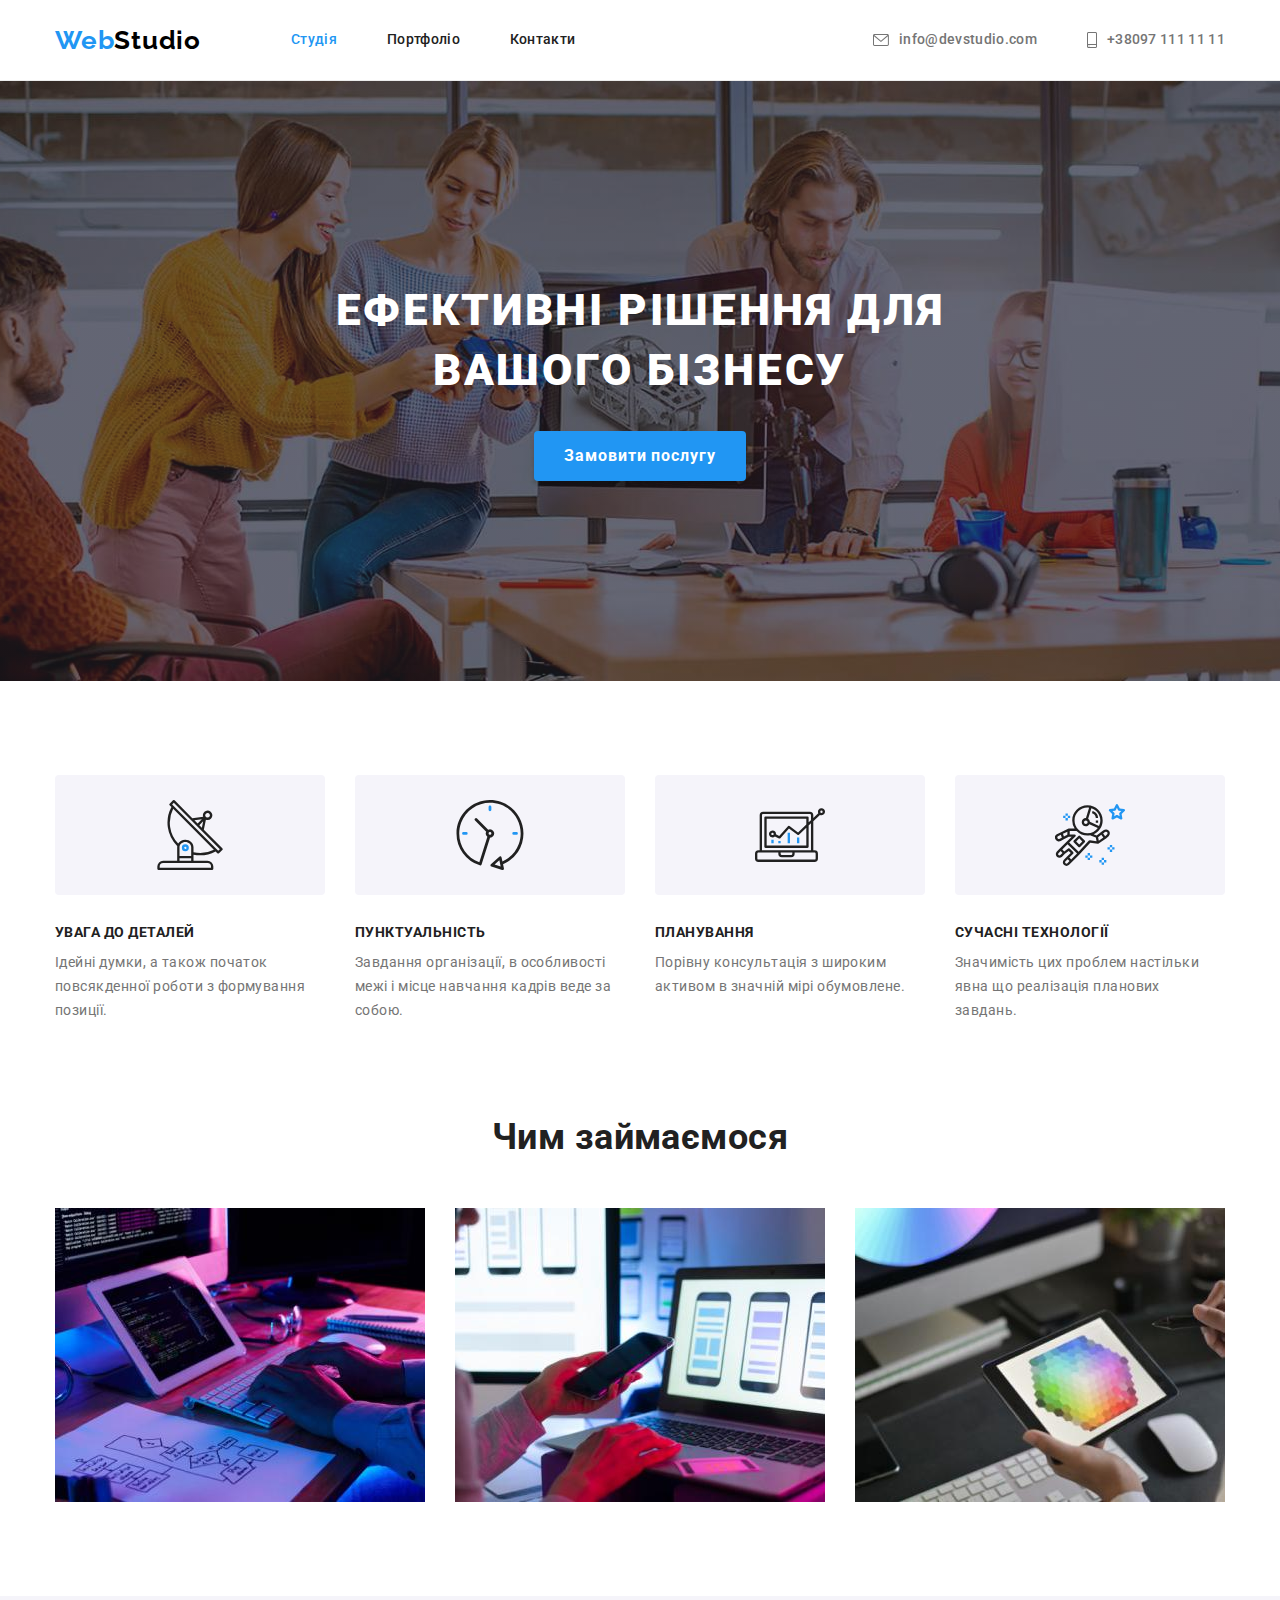
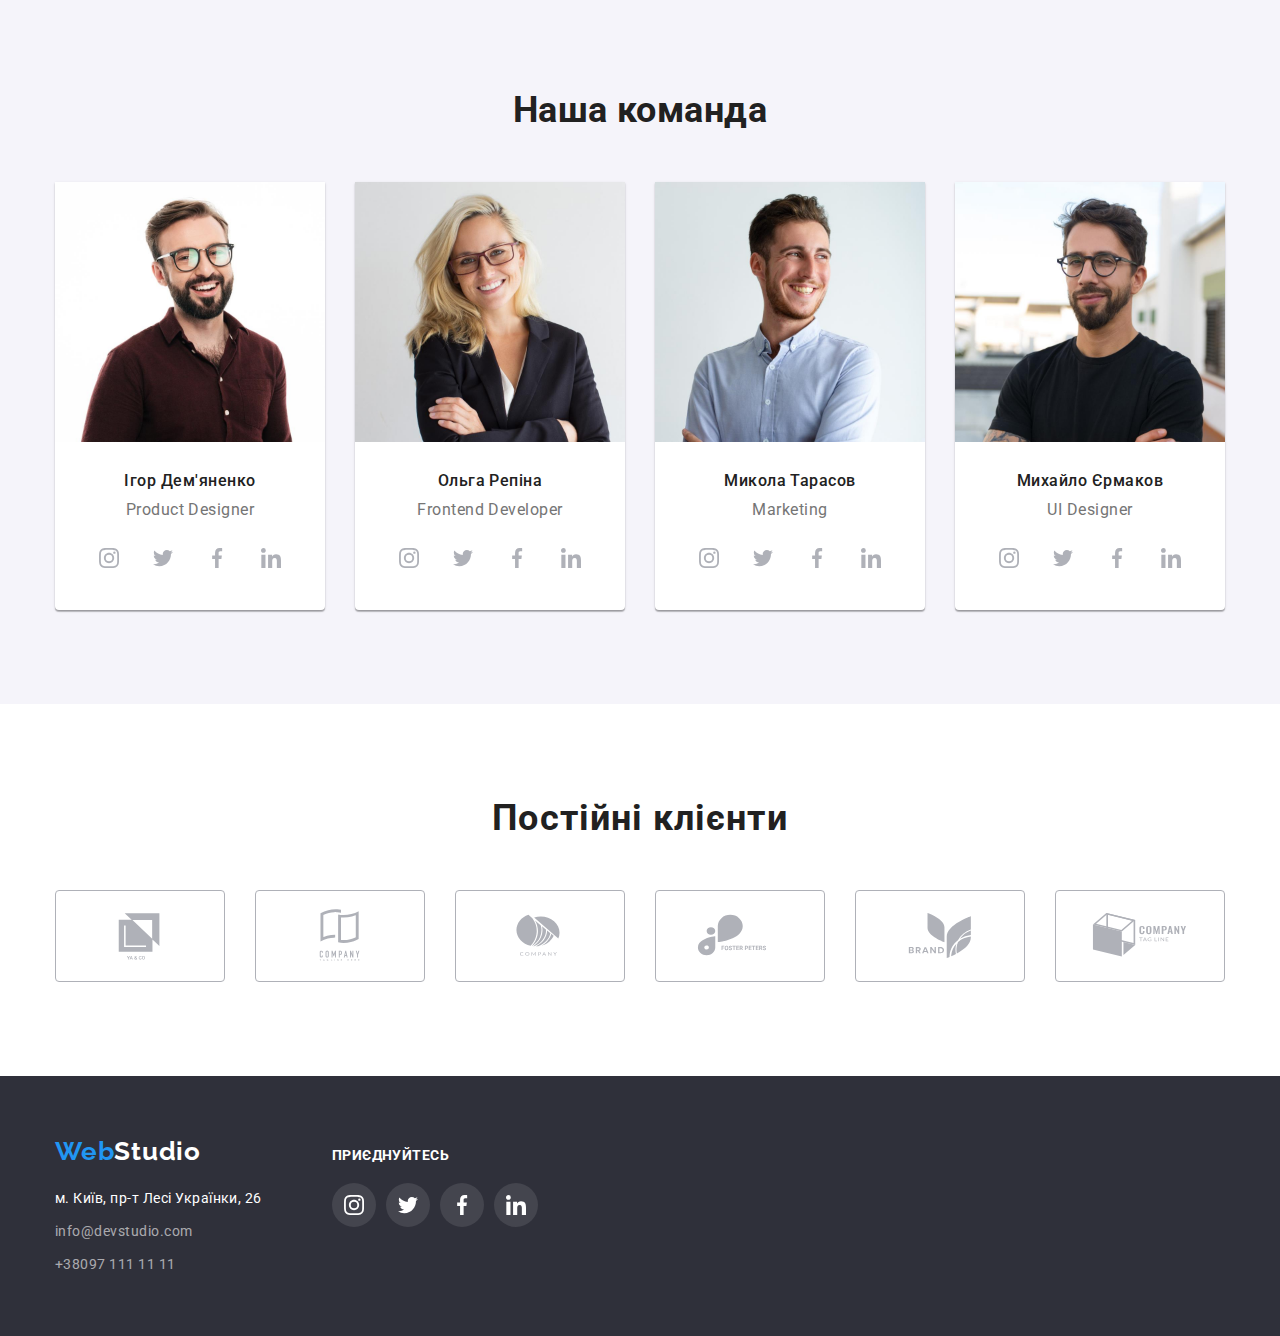
<file: index.html>
<!DOCTYPE html>
<html lang="ru">
<head>
    <meta charset="UTF-8">
    <meta http-equiv="X-UA-Compatible" content="IE=edge">
    <meta name="viewport" content="width=device-width, initial-scale=1.0">
    <title>Студія</title>
    <link rel="preconnect" href="https://fonts.googleapis.com">
    <link rel="preconnect" href="https://fonts.gstatic.com" crossorigin>
    <link href="https://fonts.googleapis.com/css2?family=Raleway:wght@700&family=Roboto:wght@400;500;700;900&display=swap"
        rel="stylesheet">
    <link rel="stylesheet" href="https://cdnjs.cloudflare.com/ajax/libs/modern-normalize/1.1.0/modern-normalize.min.css">
    <link rel="stylesheet" href="./css/styles.css">
</head>
<body class="body">
    
<!-- -===--- ГОЛОВА ---===- -->
    <header class="header">

        <div class="header-container container">

            <a href="./index.html" class="logo noline"><span class="logo-web">Web</span><span class="logo-studio">Studio</span></a>
            
            <nav class="navsite">
                <ul class="navsite-list list">
                    <li class="navsite-item"><a href="./index.html" class="link noline current">Студія</a></li>
                    <li class="navsite-item"><a href="./portfolio.html" class="link noline">Портфоліо</a></li>
                    <li class="navsite-item"><a href="/Контакти" class="link noline">Контакти</a></li>
                </ul>
            </nav>
                
            <ul class="contacts-list list">
                <li><a href="mailto:info@devstudio.com" class="contacts noline">
                    <svg class="contacts-icon" width="16" height="12">
                        <use href="./images/symbol-defs.svg#icon-envelope"></use>
                    </svg>info@devstudio.com</a>
                </li>
                <li><a href="tel:+380971111111" class="contacts noline">
                    <svg class="contacts-icon" width="10" height="16">
                        <use href="./images/symbol-defs.svg#icon-smartphone"></use>
                    </svg>+38097 111 11 11</a>
                </li>
            </ul>
        </div>
    </header>

    <!-- -===--- ТІЛО ---===- -->
    <main>

        <!-- --- ГЕРОЙ --- -->
        <section class="section hero hero-back">
            <div class="container">
                
                <h1 class="hero-title">Ефективні рішення для вашого бізнесу</h1>
                <button type="button" class="btn">Замовити послугу</button>
            </div>
        </section>

        <!-- --- ОСОБЛИВОСТІ --- -->
        <section class="section features">
            <div class="container">

                    <h2 class="features-title hidden">Особливості</h2>

                <ul class="features-list list">
                    <li class="features-list-item">
                        <div class="features-container-icon">
                            <svg class="features-list-icon" width="70" height="70">
                                <use href="./images/symbol-defs.svg#icon-antenna"></use>
                            </svg>
                        </div>

                        <h3 class="features-list-title">Увага до деталей</h3>
                        <p class="features-list-p">
                        Ідейні думки, а також початок повсякденної роботи з формування позиції.
                        </p>
                    </li>
                    <li class="features-list-item">
                        <div class="features-container-icon">
                            <svg class="features-list-icon" width="70" height="70">
                                <use href="./images/symbol-defs.svg#icon-clock"></use>
                            </svg>
                        </div>

                        <h3 class="features-list-title">Пунктуальність</h3>
                        <p class="features-list-p">
                        Завдання організації, в особливості межі і місце навчання кадрів веде за собою.
                        </p>
                    </li>
                    <li class="features-list-item">
                        <div class="features-container-icon">
                            <svg class="features-list-icon" width="70" height="70">
                                <use href="./images/symbol-defs.svg#icon-diagram"></use>
                            </svg>
                        </div>

                        <h3 class="features-list-title">Планування</h3>
                        <p class="features-list-p">
                        Порівну консультація з широким активом в значній мірі обумовлене.
                        </p>
                    </li>
                    <li class="features-list-item">
                        <div class="features-container-icon">
                            <svg class="features-list-icon" width="70" height="70">
                                <use href="./images/symbol-defs.svg#icon-astronaut"></use>
                            </svg>
                        </div>

                        <h3 class="features-list-title">Сучасні технології</h3>
                        <p class="features-list-p">
                        Значимість цих проблем настільки явна що реалізація планових завдань.
                        </p>
                    </li>
                </ul>
            </div>
        </section>

        <!-- --- ЧИМ ЗАЙМАЄМОСЯ ---  -->
        <section class="section ourworks">
            <div class="container">

                <h2 class="ourworks-title">Чим займаємося</h2>
                <ul class="ourworks-list list">
                    <li class="ourworks-list-item"><img src="./images/work1.jpg" alt="картинка1" width="370" class="ourworks-img"></li>
                    <li class="ourworks-list-item"><img src="./images/work2.jpg" alt="картинка2" width="370" class="ourworks-img"></li>
                    <li class="ourworks-list-item"><img src="./images/work3.jpg" alt="картинка3" width="370" class="ourworks-img"></li>
                </ul>
            </div>
        </section>

        <!-- --- НАША КОМАНДА --- -->
        <section class="section team">
            <div class="container">

                    <h2 class="team-title">Наша команда</h2>

                <ul class="team-list list">
                    <li class="team-list-item">
                        
                        <img src="./images/igor.jpg" alt="ігор" width="270" class="team-list-img">
                        <h3 class="team-card-title">Ігор Дем'яненко</h3>
                        <p class="team-card-text">Product Designer</p>
                        <ul class="team-soc-list list">
                            <li class="team-soc-item"><a href="" class="team-soc-link">
                                <svg class="team-soc-icon" width="20" height="20">
                                    <use href="./images/symbol-defs.svg#icon-instagram"></use>
                                </svg>
                            </a></li>
                            <li class="team-soc-item"><a href="" class="team-soc-link">
                                <svg class="team-soc-icon" width="20" height="20">
                                    <use href="./images/symbol-defs.svg#icon-twitter"></use>
                                </svg>
                            </a></li>
                            <li class="team-soc-item"><a href="" class="team-soc-link">
                                <svg class="team-soc-icon" width="20" height="20">
                                    <use href="./images/symbol-defs.svg#icon-facebook"></use>
                                </svg>
                            </a></li>
                            <li class="team-soc-item"><a href="" class="team-soc-link">
                                <svg class="team-soc-icon" width="20" height="20">
                                    <use href="./images/symbol-defs.svg#icon-linkedin"></use>
                                </svg>
                            </a></li>
                        </ul>
                    </li>
                    <li class="team-list-item">
                        
                        <img src="./images/olga.jpg" alt="ольга" width="270" class="team-list-img">
                        <h3 class="team-card-title">Ольга Репіна</h3>
                        <p class="team-card-text">Frontend Developer</p>
                        <ul class="team-soc-list list">
                            <li class="team-soc-item"><a href="" class="team-soc-link">
                                <svg class="team-soc-icon" width="20" height="20">
                                    <use href="./images/symbol-defs.svg#icon-instagram"></use>
                                </svg>
                            </a></li>
                            <li class="team-soc-item"><a href="" class="team-soc-link">
                                <svg class="team-soc-icon" width="20" height="20">
                                    <use href="./images/symbol-defs.svg#icon-twitter"></use>
                                </svg>
                            </a></li>
                            <li class="team-soc-item"><a href="" class="team-soc-link">
                                <svg class="team-soc-icon" width="20" height="20">
                                    <use href="./images/symbol-defs.svg#icon-facebook"></use>
                                </svg>
                            </a></li>
                            <li class="team-soc-item"><a href="" class="team-soc-link">
                                <svg class="team-soc-icon" width="20" height="20">
                                    <use href="./images/symbol-defs.svg#icon-linkedin"></use>
                                </svg>
                            </a></li>
                        </ul>
                    </li>
                    <li class="team-list-item">
                        
                        <img src="./images/nik.jpg" alt="микола" width="270" class="team-list-img">
                        <h3 class="team-card-title">Микола Тарасов</h3>
                        <p class="team-card-text">Marketing</p>
                        <ul class="team-soc-list list">
                            <li class="team-soc-item"><a href="" class="team-soc-link">
                                <svg class="team-soc-icon" width="20" height="20">
                                    <use href="./images/symbol-defs.svg#icon-instagram"></use>
                                </svg>
                            </a></li>
                            <li class="team-soc-item"><a href="" class="team-soc-link">
                                <svg class="team-soc-icon" width="20" height="20">
                                    <use href="./images/symbol-defs.svg#icon-twitter"></use>
                                </svg>
                            </a></li>
                            <li class="team-soc-item"><a href="" class="team-soc-link">
                                <svg class="team-soc-icon" width="20" height="20">
                                    <use href="./images/symbol-defs.svg#icon-facebook"></use>
                                </svg>
                            </a></li>
                            <li class="team-soc-item"><a href="" class="team-soc-link">
                                <svg class="team-soc-icon" width="20" height="20">
                                    <use href="./images/symbol-defs.svg#icon-linkedin"></use>
                                </svg>
                            </a></li>
                        </ul>
                    </li>
                    <li class="team-list-item">
                        
                        <img src="./images/mih.jpg" alt="михайло" width="270" class="team-list-img">
                        <h4 class="team-card-title">Михайло Єрмаков</h4>
                        <p class="team-card-text">UI Designer</p>
                        <ul class="team-soc-list list">
                            <li class="team-soc-item"><a href="" class="team-soc-link">
                                <svg class="team-soc-icon" width="20" height="20">
                                    <use href="./images/symbol-defs.svg#icon-instagram"></use>
                                </svg>
                            </a></li>
                            <li class="team-soc-item"><a href="" class="team-soc-link">
                                <svg class="team-soc-icon" width="20" height="20">
                                    <use href="./images/symbol-defs.svg#icon-twitter"></use>
                                </svg>
                            </a></li>
                            <li class="team-soc-item"><a href="" class="team-soc-link">
                                <svg class="team-soc-icon" width="20" height="20">
                                    <use href="./images/symbol-defs.svg#icon-facebook"></use>
                                </svg>
                            </a></li>
                            <li class="team-soc-item"><a href="" class="team-soc-link">
                                <svg class="team-soc-icon" width="20" height="20">
                                    <use href="./images/symbol-defs.svg#icon-linkedin"></use>
                                </svg>
                            </a></li>
                        </ul>
                    </li>
                </ul>

            </div>
        </section>

        <!-- --- ПОСТІЙНІ КЛІЄНТИ --- -->
        <section class="section clients">

            <div class="container">
                
                <h2 class="clients-title">Постійні клієнти</h2>

                <ul class="clients-list list">
                    <li class="clients-list-item"><a href="" class="clients-list-link">
                        <svg class="clients-list-icon" width="106" height="60">
                            <use href="./images/symbol-defs.svg#icon-client-one"></use>
                        </svg>
                    </a></li>
                    <li class="clients-list-item"><a href="" class="clients-list-link">
                        <svg class="clients-list-icon" width="106" height="60">
                            <use href="./images/symbol-defs.svg#icon-client-two"></use>
                        </svg>
                    </a></li>
                    <li class="clients-list-item"><a href="" class="clients-list-link">
                        <svg class="clients-list-icon" width="106" height="60">
                            <use href="./images/symbol-defs.svg#icon-client-three"></use>
                        </svg>
                    </a></li>
                    <li class="clients-list-item"><a href="" class="clients-list-link">
                        <svg class="clients-list-icon" width="106" height="60">
                            <use href="./images/symbol-defs.svg#icon-client-four"></use>
                        </svg>
                    </a></li>
                    <li class="clients-list-item"><a href="" class="clients-list-link">
                        <svg class="clients-list-icon" width="106" height="60">
                            <use href="./images/symbol-defs.svg#icon-client-five"></use>
                        </svg>
                    </a></li>
                    <li class="clients-list-item"><a href="" class="clients-list-link">
                        <svg class="clients-list-icon" width="106" height="60">
                            <use href="./images/symbol-defs.svg#icon-client-six"></use>
                        </svg>
                    </a></li>
                </ul>
            </div>
        </section>

    </main>
        <!-- -===--- НОГИ ---===- -->
    <footer class="footer">
        <div class="container">

            <div class="footer-container-contacts">

                <a href="./index.html" class="logo noline"><span class="logo-web">Web</span><span>Studio</span></a>

                <address class="address">
                    
                    <p>м. Київ, пр-т Лесі Українки, 26</p>
                
                    <ul class="address-list list">
                        <li><a href="mailto:info@devstudio.com" class="contacts-down noline">info@devstudio.com</a></li>
                        <li><a href="tel:+380971111111" class="contacts-down noline">+38097 111 11 11</a></li>
                    </ul>
                </address>
            </div>

            <div class="footer-container-soc">

                <h3 class="footer-soc-title">Приєднуйтесь</h3>
    
                <ul class="footer-soc-list list">
                    <li class="footer-soc-item"><a href="" class="footer-soc-link">
                        <svg class="footer-soc-icon" width="20" height="20">
                            <use href="./images/symbol-defs.svg#icon-instagram"></use>
                        </svg></a>
                    </li>
                    <li class="footer-soc-item"><a href="" class="footer-soc-link">
                        <svg class="footer-soc-icon" width="20" height="20">
                            <use href="./images/symbol-defs.svg#icon-twitter"></use>
                        </svg></a>
                    </li>
                    <li class="footer-soc-item"><a href="" class="footer-soc-link">
                        <svg class="footer-soc-icon" width="20" height="20">
                            <use href="./images/symbol-defs.svg#icon-facebook"></use>
                        </svg></a>
                    </li>
                    <li class="footer-soc-item"><a href="" class="footer-soc-link">
                        <svg class="footer-soc-icon" width="20" height="20">
                            <use href="./images/symbol-defs.svg#icon-linkedin"></use>
                        </svg></a>
                    </li>
                </ul>
            </div>            
        </div>
    </footer>
    
</body>
</html>
</file>
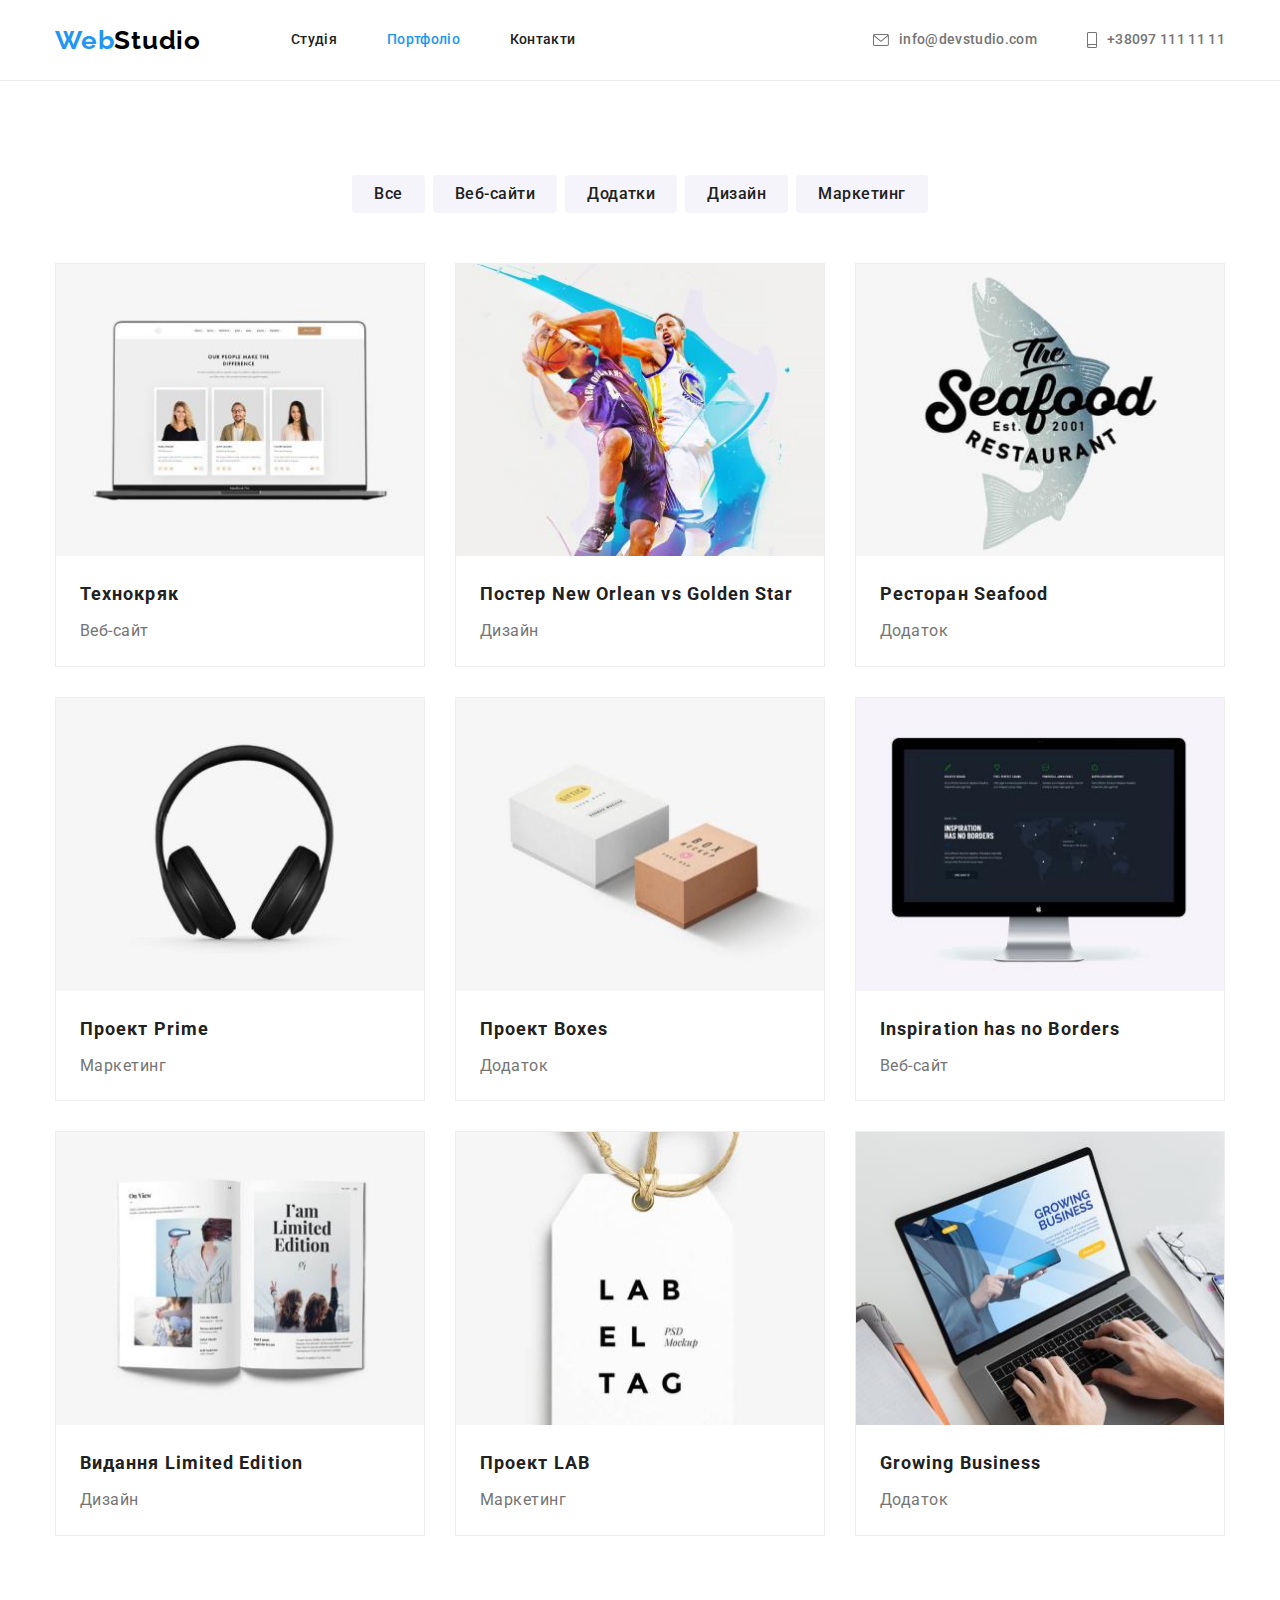
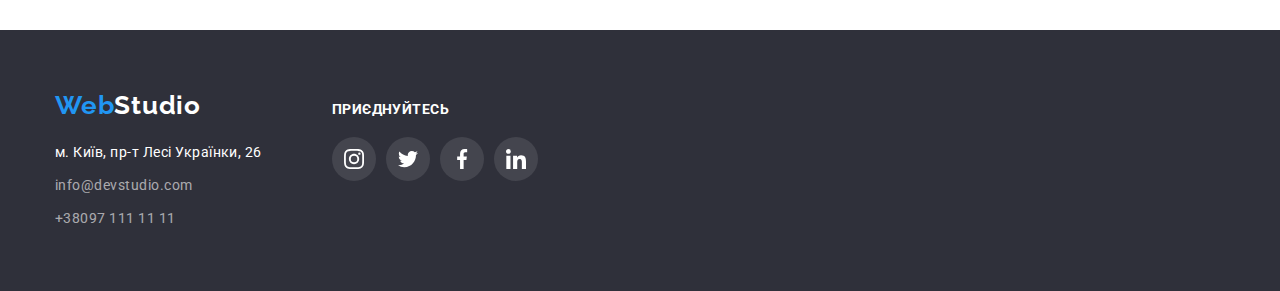
<file: portfolio.html>
<!DOCTYPE html>
<html lang="ru">
<head>
    <meta charset="UTF-8">
    <meta http-equiv="X-UA-Compatible" content="IE=edge">
    <meta name="viewport" content="width=device-width, initial-scale=1.0">
    <title>Портфоліо</title>
    <link rel="preconnect" href="https://fonts.googleapis.com">
    <link rel="preconnect" href="https://fonts.gstatic.com" crossorigin>
    <link href="https://fonts.googleapis.com/css2?family=Raleway:wght@700&family=Roboto:wght@400;500;700;900&display=swap"
        rel="stylesheet">
    <link rel="stylesheet" href="https://cdnjs.cloudflare.com/ajax/libs/modern-normalize/1.1.0/modern-normalize.min.css">
    <link rel="stylesheet" href="./css/styles.css">
</head>
<body>
        <!-- -===--- ГОЛОВА ---===- -->
    <header class="header">
        <div class="header-container container">
        
            <a href="./index.html" class="logo noline"><span class="logo-web">Web</span><span
                    class="logo-studio">Studio</span></a>
        
            <nav class="navsite">
                <ul class="navsite-list list">
                    <li class="navsite-item"><a href="./index.html" class="link noline">Студія</a></li>
                    <li class="navsite-item"><a href="./portfolio.html" class="link noline current">Портфоліо</a></li>
                    <li class="navsite-item"><a href="/Контакти" class="link noline">Контакти</a></li>
                </ul>
            </nav>
        
            <ul class="contacts-list list">
                <li><a href="mailto:info@devstudio.com" class="contacts noline">
                        <svg class="contacts-icon" width="16" height="12">
                            <use href="./images/symbol-defs.svg#icon-envelope"></use>
                        </svg>info@devstudio.com</a>
                </li>
                <li><a href="tel:+380971111111" class="contacts noline">
                        <svg class="contacts-icon" width="10" height="16">
                            <use href="./images/symbol-defs.svg#icon-smartphone"></use>
                        </svg>+38097 111 11 11</a>
                </li>
            </ul>
        </div>
    </header>
        <!-- -===--- ТІЛО ---===- -->
    <main class="main">
        <div class="container">
            <section class="port">
                <h1 class="hidden">Портфоліо</h1>
                <ul class="btn-list list">
                    <li><button type="button" class="btn-port">Все</button>
                    <li><button type="button" class="btn-port">Веб-сайти</button>
                    <li><button type="button" class="btn-port">Додатки</button>
                    <li><button type="button" class="btn-port">Дизайн</button>
                    <li><button type="button" class="btn-port">Маркетинг</button>
                </ul>
                <ul class="select-list list">
                    <li class="select-list-item">
                        <a href="" class=" noline">
                            <img src="./images/technokryak.jpg" alt="технокряк">
                            <div class="port-card-div">
                                <h3 class="port-list-title">Технокряк</h3>
                                <p class="port-list-p">Веб-сайт</p>
                            </div>
                        </a>
                    </li>
                    <li class="select-list-item">
                        <a href="" class=" noline">
                            <img src="./images/poster.jpg" alt="постер">
                            <div class="port-card-div">
                                <h3 class="port-list-title">Постер New Orlean vs Golden Star</h3>
                                <p class="port-list-p">Дизайн</p>
                            </div>
                        </a>
                    </li>
                    <li class="select-list-item">
                        <a href="" class=" noline">
                            <img src="./images/seafood.jpg" alt="ресторан">
                            <div class="port-card-div">
                                <h3 class="port-list-title">Ресторан Seafood</h3>
                                <p class="port-list-p">Додаток</p>
                            </div>
                        </a>
                    </li>
                    <li class="select-list-item">
                        <a href="" class=" noline">
                            <img src="./images/prime.jpg" alt="проект прайм">
                            <div class="port-card-div">
                                <h3 class="port-list-title">Проект Prime</h3>
                                <p class="port-list-p">Маркетинг</p>
                            </div>
                        </a>
                    </li>
                    <li  class="select-list-item">
                        <a href="" class=" noline">
                            <img src="./images/boxes.jpg" alt="проект боксес">
                            <div class="port-card-div">
                                <h3 class="port-list-title">Проект Boxes</h3>
                                <p class="port-list-p">Додаток</p>
                            </div>
                        </a>
                    </li>
                    <li class="select-list-item">
                        <a href="" class=" noline">
                            <img src="./images/no-borders.jpg" alt="інспірація">
                            <div class="port-card-div">
                                <h3 class="port-list-title">Inspiration has no Borders</h3>
                                <p class="port-list-p">Веб-сайт</p>
                            </div>
                        </a>
                    </li>
                    <li class="select-list-item">
                        <a href="" class=" noline">
                            <img src="./images/limited-edition.jpg" alt="видання лімітед">
                            <div class="port-card-div">
                                <h3 class="port-list-title">Видання Limited Edition</h3>
                                <p class="port-list-p">Дизайн</p>
                            </div>
                        </a>
                    </li>
                    <li class="select-list-item">
                        <a href="" class=" noline">
                            <img src="./images/lab.jpg" alt="проект лаб">
                            <div class="port-card-div">
                                <h3 class="port-list-title">Проект LAB</h3>
                                <p class="port-list-p">Маркетинг</p>
                            </div>
                        </a>
                    </li>
                    <li class="select-list-item">
                        <a href="" class=" noline">
                            <img src="./images/growing-busines.jpg" alt="гровінг бізнес">
                            <div class="port-card-div">
                                <h3 class="port-list-title">Growing Business</h3>
                                <p class="port-list-p">Додаток</p>
                            </div>
                        </a>
                    </li>
                </ul>
            </section>
        </div>

    </main>
        <!-- -===--- НОГИ ---===- -->
    <footer class="footer">
        <div class="container">
        
            <div class="footer-container-contacts">
        
                <a href="./index.html" class="logo noline"><span class="logo-web">Web</span><span>Studio</span></a>
        
                <address class="address">
        
                    <p>м. Київ, пр-т Лесі Українки, 26</p>
        
                    <ul class="address-list list">
                        <li><a href="mailto:info@devstudio.com" class="contacts-down noline">info@devstudio.com</a></li>
                        <li><a href="tel:+380971111111" class="contacts-down noline">+38097 111 11 11</a></li>
                    </ul>
                </address>
            </div>
        
            <div class="footer-container-soc">
        
                <h2 class="footer-soc-title">Приєднуйтесь</h2>
        
                <ul class="footer-soc-list list">
                    <li class="footer-soc-item"><a href="" class="footer-soc-link">
                            <svg class="footer-soc-icon" width="20" height="20">
                                <use href="./images/symbol-defs.svg#icon-instagram"></use>
                            </svg>
                        </a></li>
                    <li class="footer-soc-item"><a href="" class="footer-soc-link">
                            <svg class="footer-soc-icon" width="20" height="20">
                                <use href="./images/symbol-defs.svg#icon-twitter"></use>
                            </svg>
                        </a></li>
                    <li class="footer-soc-item"><a href="" class="footer-soc-link">
                            <svg class="footer-soc-icon" width="20" height="20">
                                <use href="./images/symbol-defs.svg#icon-facebook"></use>
                            </svg>
                        </a></li>
                    <li class="footer-soc-item"><a href="" class="footer-soc-link">
                            <svg class="footer-soc-icon" width="20" height="20">
                                <use href="./images/symbol-defs.svg#icon-linkedin"></use>
                            </svg>
                        </a></li>
                </ul>
            </div>
        </div>
    </footer>
</body>
</html>
</file>
<file: css/styles.css>
:root {
    
    --accent-color: #2196f3;
    --main-text-color: #757575;
    --main-sections-color: #ffffff;
    --main-icons-color: #AFB1B8;
    --title-text-color: #212121;
    --foothero-back-color: #2F303A;
    --background-main-color: #e5e5e5;
    --back-teamsection-color: #F5F4FA;
    --button-hero-back-color: #188CE8;
    
 }
 
 /* ============================== ЗАГАЛЬНІ ============================== */

body {

    font-family: "roboto", sans-serif;
    letter-spacing: 0.03em;

    background-color: var(--background-main-color);
}

    .list {
        padding: 0;
        margin: 0;
        list-style: none;
        }
    .noline {text-decoration: none;}

    ul, ol {margin: 0; padding: 0;}
    p, h1, h2, h3, h4, h5, h6 {margin: 0;}    

        .hidden {
            position: absolute;
            width: 1px;
            height: 1px;
            margin: -1px;
            border: 0;
            padding: 0;
            white-space: nowrap;
            clip-path: inset(100%);
            clip: rect(0 0 0 0);
            overflow: hidden;
            }

        .container {
            width: 1200px;
            margin-left: auto;
            margin-right: auto;
            padding-left: 15px;
            padding-right: 15px;

            /* outline: 2px solid red; */
        }
        .section {
            padding-top: 94px;
            padding-bottom: 94px;
        }
 img {
    display: block;
    max-width: 100%;
    height: auto;  
}
 /* ============================== ГОЛОВА ============================== */
    .header {
        letter-spacing: 0.02em;

        background-color: #FFFFFF;
        border-bottom: 1px solid #ECECEC;
    }
    .header-container {
        display: flex;
        align-items: center;
    }

/* ---------- логотип ---------- */
    .logo {
        font-family: "raleway", sans-serif;
        font-weight: 700;
        font-size: 26px;
        line-height: 1.19;
        letter-spacing: 0.03em;
    
        color: #ffffff;
        }
    
        .logo-web { color: var(--accent-color);       }
        .logo-studio {   color: #000000;        }
    
        .logo:hover,
        .logo:focus { color: var(--accent-color);   }
    
        .logo-studio:hover,
        .logo-studio:focus {color: var(--accent-color); }


/* ---------- навігація сайту ---------- */
.navsite {margin-left: 90px;}
    .navsite-list {
        display: flex;
        column-gap: 50px;
    }

    .link {
        display: block;
        padding-top: 32px;
        padding-bottom: 32px;

        font-weight: 500;
        font-size: 14px;
        line-height: 1.14;

        color: var(--title-text-color);
        }
        .link:hover,
        .link:focus {color: var(--accent-color);}
        .link.current {color: var(--accent-color);}
    
    .contacts-list {
        display: flex;
        margin-left: auto;
        column-gap: 50px;
    }
    .contacts {
        font-weight: 500;
        font-size: 14px;
        line-height: 1.14;

        color: var(--main-text-color);
        display: flex;
        align-items: center;
    }
    .contacts-icon {
        margin-right: 10px;
        fill: currentColor;
    }
        
        .contacts:hover, 
        .contacts:focus {
        color: var(--accent-color);
        }
/* ============================== МЕЙН ============================== */
/* ------------------------------ ГЕРОЙ ------------------------------ */
    .hero {
        text-align: center;
        color: #FFFFFF;
        background-color: var(--foothero-back-color);

        padding-top: 200px;
        padding-bottom: 200px;
        margin-right: auto;
        margin-left: auto;
        height: 600px;
        /* max-width: 1600px; */

        background-repeat: no-repeat;
        background-position: center;
        background-size: cover;
        }
    .hero-back { background-image: linear-gradient(to right, rgba(47, 48, 58, 0.4), rgba(47, 48, 58, 0.4)),
            url(../images/hero-fon.jpg);
    }

        .hero-title {
            width: 696px;
            margin-left: auto;
            margin-right: auto;

            margin-bottom: 30px;
     
            font-weight: 900;
            font-size: 44px;
            line-height: 1.36;
            text-transform: uppercase;

            letter-spacing: 0.06em;

/*             
            background-color: tomato; */
            }

        .btn {
            display: inline-block;
            cursor: pointer;
            padding: 10px 30px;
            margin-right: auto;
            margin-right: auto;

            font-family: 'Roboto';
            font-weight: 700;
            font-size: 16px;
            line-height: 1.87;

            text-align: center;
            letter-spacing: 0.06em;

            background-color: var(--accent-color);
            color: #ffffff;
            box-shadow: 0px 4px 4px rgba(0, 0, 0, 0.15);
            border-radius: 4px;
            border: 0;
            }
            .btn:hover, .btn:focus {
            box-shadow: 0px 4px 4px rgba(0, 0, 0, 0.15);
            border-radius: 4px;
            background-color: var(--button-hero-back-color);
            }

/* ------------------------------ особливості ------------------------------ */
    .features {
        background-color: var(--main-sections-color);
    }

        .features-list {
            display: flex;
            flex-wrap: wrap;
            gap: 30px;
        }
        .features-list-item {width: calc((100% - 90px) / 4);}

        .features-container-icon {
            display: flex;
            justify-content: center;
            align-items: center;

            width: 270px;
            height: 120px;
            margin-bottom: 30px;
            border-radius: 4px;

            background-color: var(--back-teamsection-color);
        }
        .features-list-icon {}
        .features-list-title {
            margin-bottom: 10px;
            
            font-weight: 700;
            font-size: 14px;
            line-height: 1.14;
            text-transform: uppercase;

            color: var(--title-text-color);
            }
        .features-list-p {

            font-weight: 400;
            font-size: 14px;
            line-height: 1.71;

            color: var(--main-text-color);
            }

/* ------------------------------ чим займаємося ------------------------------ */
.ourworks {
    padding-top: 0;
    background-color: var(--main-sections-color);
    }

    .ourworks-title {
        margin-bottom: 50px;
        
        font-weight: 700;
        font-size: 36px;
        line-height: 1.16;
        text-align: center;

        color: var(--title-text-color);
    }
    .ourworks-list {
        display: flex;
        gap: 30px;
    }

    .ourworks-img {display: block;}
/* ----------------------------- наша команда ------------------------------ */
.team {
    background-color: var(--back-teamsection-color);
}
    .team-title {
        margin-bottom: 50px;

        font-weight: 700;
        font-size: 36px;
        line-height: 1.16;
        text-align: center;

        color: var(--title-text-color);
    }

    .team-list {
        display: flex;
        gap: 30px;
        
    }

    .team-list-item {
        padding-bottom: 30px;
        width: calc((100% - 90px) / 4);
        

        box-shadow: 0px 1px 3px rgba(0, 0, 0, 0.12), 0px 1px 1px rgba(0, 0, 0, 0.14), 0px 2px 1px rgba(0, 0, 0, 0.2);
        border-radius: 0px 0px 4px 4px;
        background-color: var(--main-sections-color)
    }

        .team-list-img {margin-bottom: 30px;}

        .team-card-title {
            margin-bottom: 10px;
            
            font-weight: 500;
            font-size: 16px;
            line-height: 1.18;
            text-align: center;

            color: var(--title-text-color);
        }
        .team-card-text {
            margin-bottom: 16px;

            font-weight: 400;
            font-size: 16px;
            line-height: 1.18;
            text-align: center;

            color: var(--main-text-color);
        }
            .team-soc-list {
                display: flex;
                justify-content: center;
                gap: 10px;
            }
            .team-soc-item {}
            .team-soc-link {
                width: 44px;
                height: 44px;
                border-radius: 50%;

                display: flex;
                align-items: center;
                justify-content: center;

                color: var(--main-icons-color);
            }
            .team-soc-icon {fill: currentColor;}
            .team-soc-link:hover, .team-soc-link:focus {
                background-color: var(--accent-color);
                color: #FFFFFF;
            }
/* ------------------------------ Постійні Клієнти ------------------------------ */
.clients {background-color: var(--main-sections-color);}

    .clients-title {
        margin-bottom: 50px;

        font-weight: 700;
        font-size: 36px;
        line-height: 1.16;
        text-align: center;
        letter-spacing: 0.03em;
        
        color: var(--title-text-color);
    }

    .clients-list {
        display: flex;
        justify-content: center;
        gap: 30px;
        
    }
        .clients-list-item {}
        .clients-list-link {
            display: flex;
            justify-content: center;
            align-items: center;

            width: calc((1170px - 150px) / 6);
            height: 92px;
            border: 1px solid var(--main-icons-color);
            border-radius: 4px;

            color: var(--main-icons-color);
        }
            .clients-list-icon {fill: currentColor;}
        .clients-list-link:hover, .clients-list-link:focus {
            border-color: var(--accent-color);
            color: var(--accent-color);
        }




/* ============================== НОГИ ========================= */
.footer {
    padding-top: 60px;
    padding-bottom: 60px;

    background-color: var(--foothero-back-color);
}
.footer .container {
    display: flex;
    align-items: baseline;

}

    .address {
        margin-top: 20px;

        font-style: normal;
        font-weight: 400;
        font-size: 14px;
        line-height: 1.71;
        
        color: #ffffff;
    }
    .address li {margin-top: 9px;}

        .contacts-down {

        color: rgb(255,255,255,60%);}
        .contacts-down:hover, .contacts-down:focus {color: var(--accent-color);}
    
    .footer-container-soc {margin-left: 70px;}
    .footer-soc-title {
        margin-bottom: 20px;

        font-weight: 700;
        font-size: 14px;
        line-height: 1.143;
        letter-spacing: 0.03em;
        text-transform: uppercase;

        color: #FFFFFF;
    }

    .footer-soc-list {
        display: flex;
        justify-content: center;
        gap: 10px;
    }
    .footer-soc-item {}
    .footer-soc-link {
        width: 44px;
        height: 44px;
        border-radius: 50%;

        display: flex;
        justify-content: center;
        align-items: center;
        
        color: #FFFFFF;
        background-color: rgb(255,255,255,10%);
    }
    .footer-soc-icon {fill: currentColor;}
        .footer-soc-link:hover, .footer-soc-link:focus {background-color: var(--accent-color);}

/* ============================================================= */
/* ========================= ПОРТФОЛІО ========================= */
.main {
    padding-top: 94px;
    padding-bottom: 94px;

    background-color: var(--main-sections-color);
}

/* --------- кнопки --------- */
.btn-list {
    display: flex;
    justify-content: center;
    gap: 8px;
    margin-bottom: 50px;
}

    .btn-port {
        cursor: pointer;
        padding: 6px 22px;

        font-family: 'Roboto';
        font-weight: 500;
        font-size: 16px;
        line-height: 1.62;
        
        text-align: center;
        letter-spacing: 0.03em;

        background-color: #F5F4FA;
        color: var(--title-text-color);

        border: 0;
        border-radius: 4px;
  }

    .btn-port:hover,
    .btn-port:focus {
        background-color: var(--accent-color);
        color: #ffffff;
        box-shadow: 0px 3px 1px rgba(0, 0, 0, 0.1), 0px 1px 2px rgba(0, 0, 0, 0.08), 0px 2px 2px rgba(0, 0, 0, 0.12);
  }
/* ------------ вибірка ------------ */
.select-list {
    display: flex;
    flex-wrap: wrap;
    gap: 30px;
}
    .select-list-item {
        width: calc((100% - 60px) / 3);

        background-color: var(--main-sections-color);
        border: 1px solid #EEEEEE;
    }
    .select-list-item:hover, .select-list-item:focus {
        box-shadow: 0px 1px 1px rgba(0, 0, 0, 0.12), 0px 4px 4px rgba(0, 0, 0, 0.06), 1px 4px 6px rgba(0, 0, 0, 0.16);
    }
        .port-card-div {
            padding: 20px 24px;
        }
        .port-list-title {
            
            font-weight: 700;
            font-size: 18px;
            line-height: 2;
            letter-spacing: 0.06em;

            color: var(--title-text-color);
        }
        .port-list-p {
            margin-top: 4px;

            font-weight: 400;
            font-size: 16px;
            line-height: 1.87;
            letter-spacing: 0.03em;

            color: var(--main-text-color);
        }
</file>
